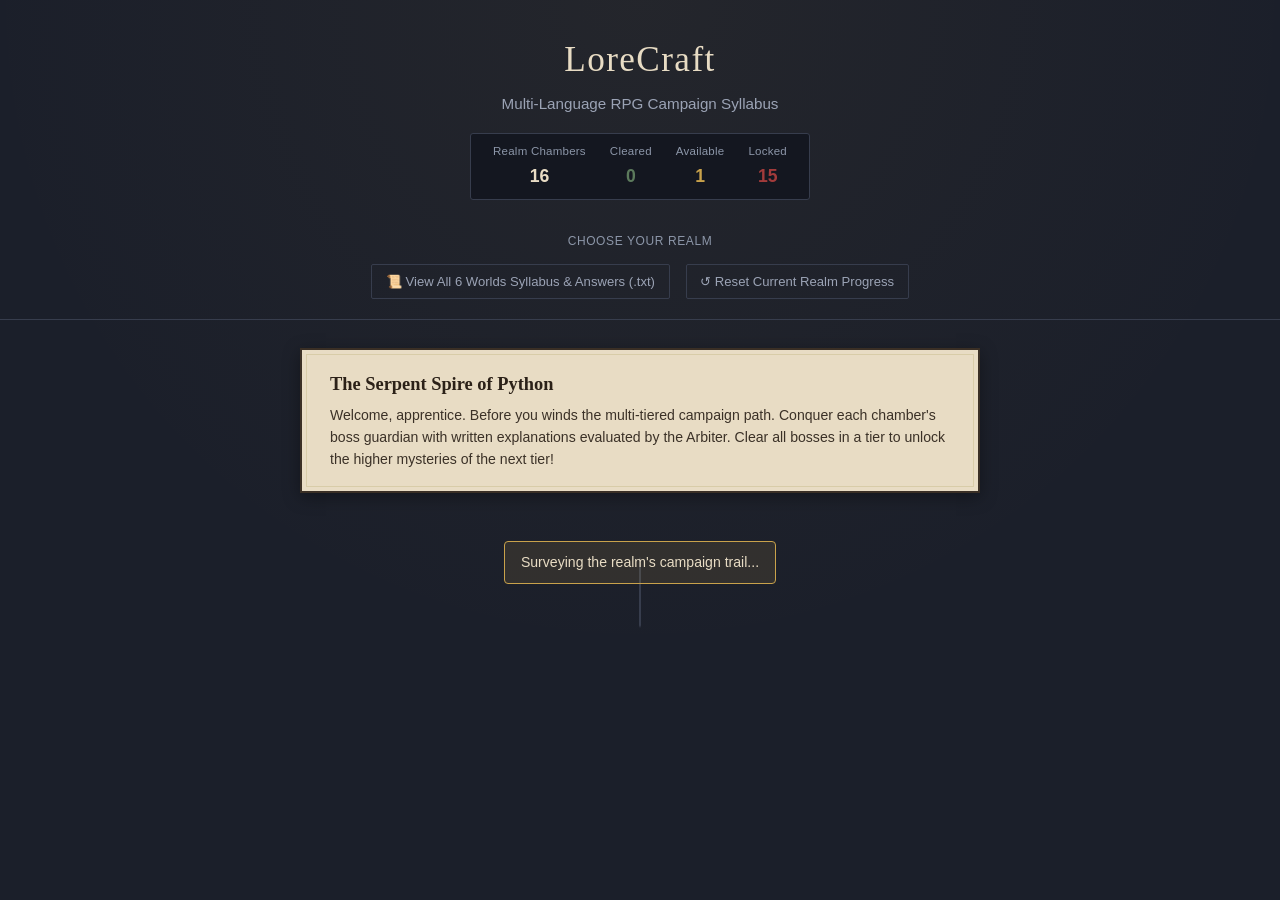
<file: index.html>
<!DOCTYPE html>
<html lang="en">
<head>
  <meta charset="UTF-8">
  <meta http-equiv="refresh" content="0; url=views/index.html">
  <title>Redirecting to LoreCraft Campaign Map...</title>
  <style>
    body {
      background-color: #1B1F2A;
      color: #E8DCC4;
      font-family: Georgia, serif;
      display: flex;
      align-items: center;
      justify-content: center;
      height: 100vh;
      margin: 0;
      text-align: center;
    }
    a {
      color: #C9A24B;
      text-decoration: none;
    }
  </style>
</head>
<body>
  <div>
    <h2>Entering the Realm of LoreCraft...</h2>
    <p>If not automatically transported, <a href="views/index.html">click here to enter the Campaign Map</a>.</p>
  </div>
</body>
</html>
</file>
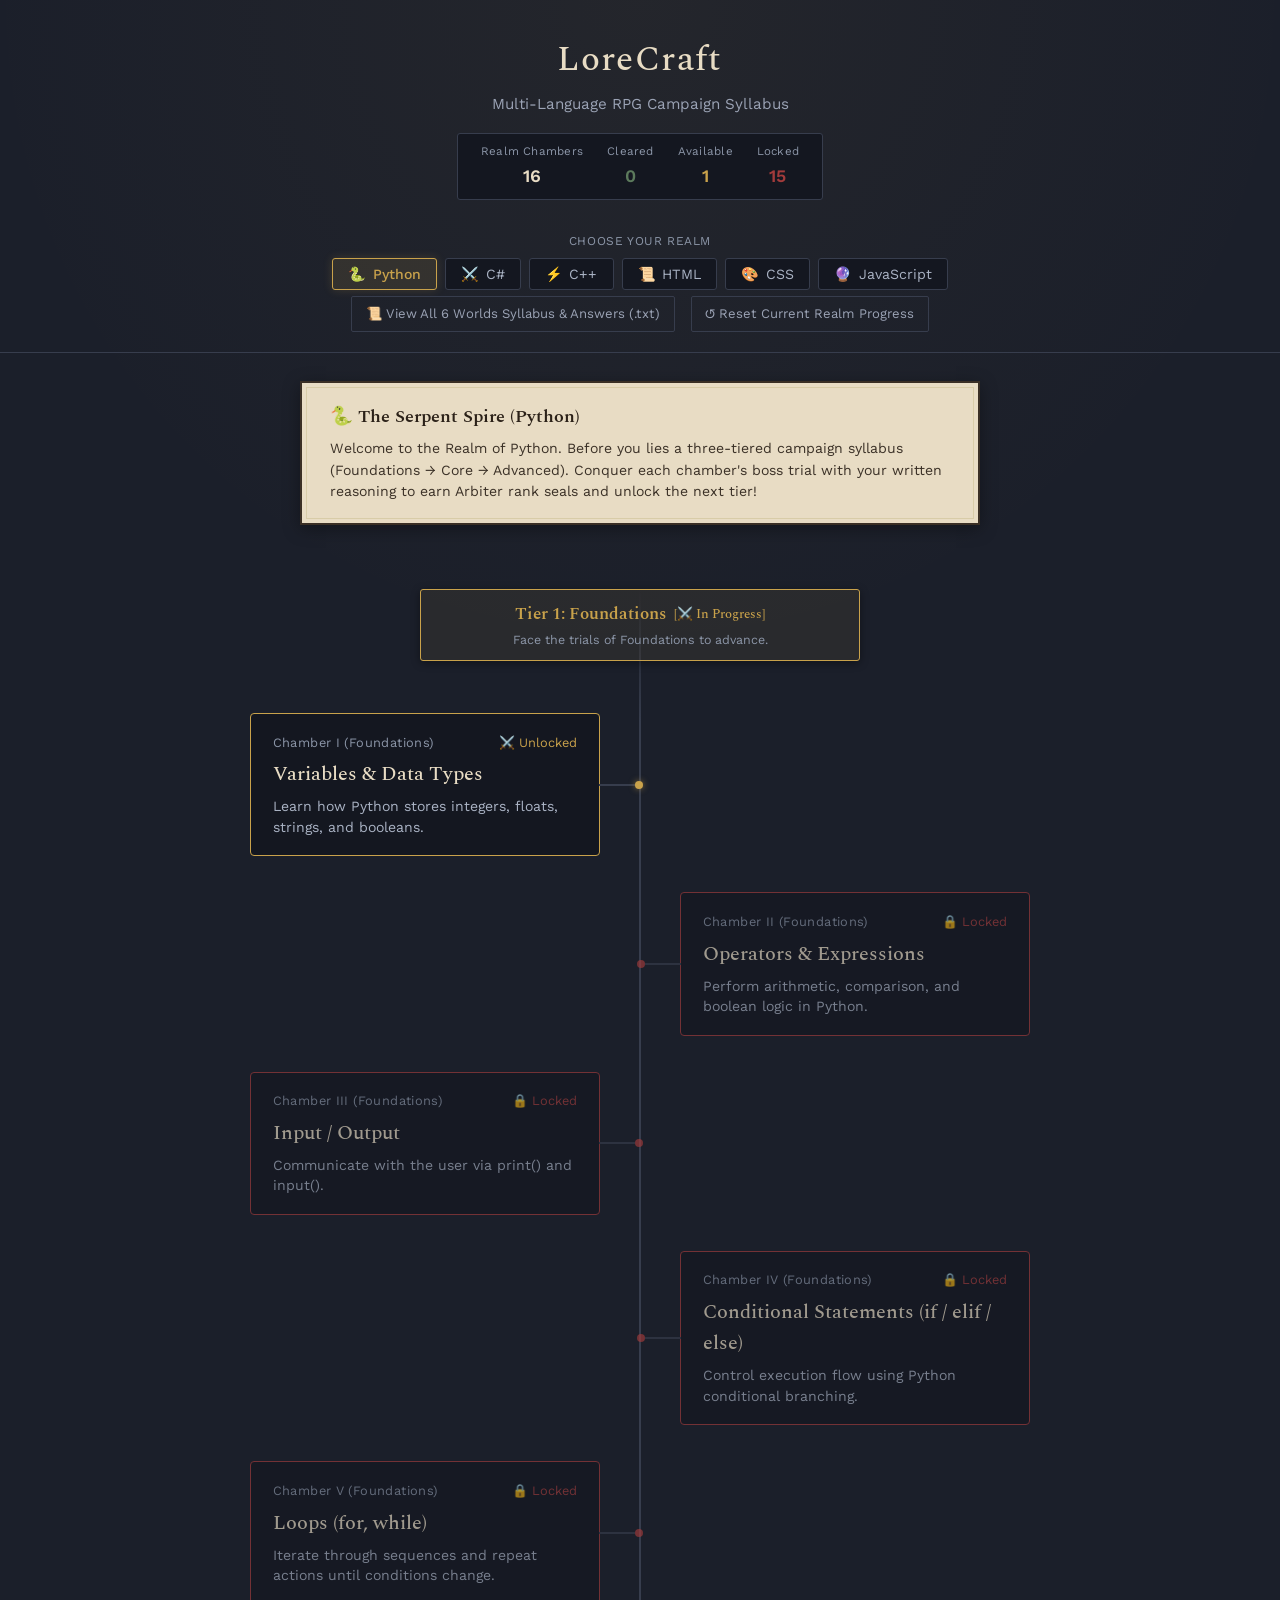
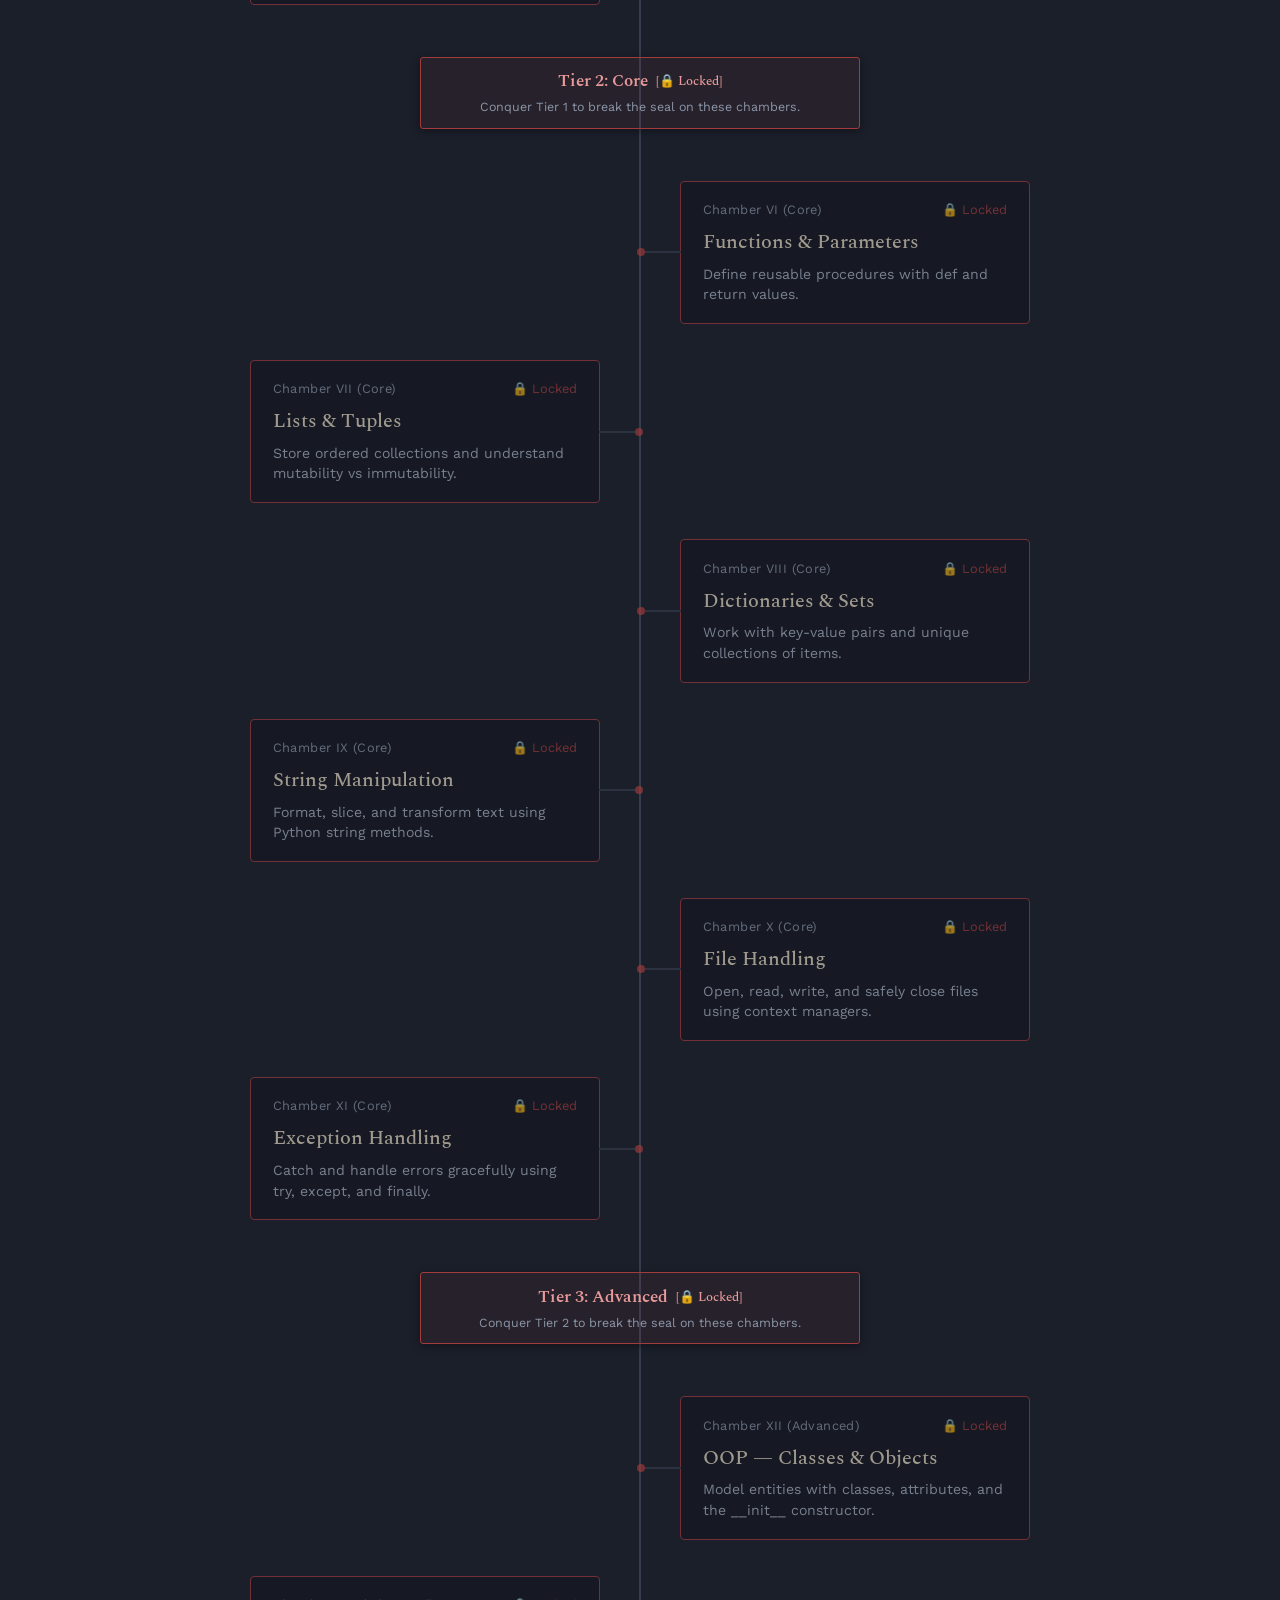
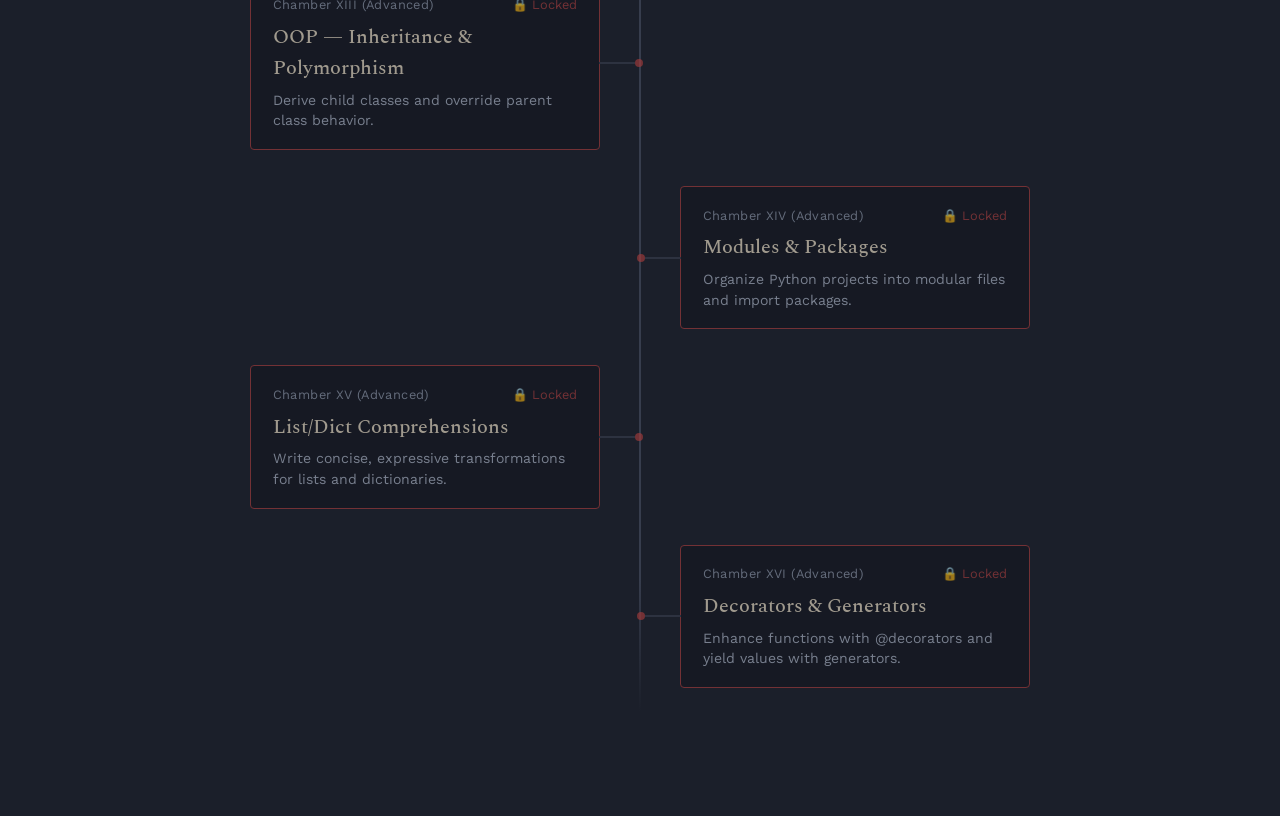
<file: views/index.html>
<!DOCTYPE html>
<html lang="en">
<head>
  <meta charset="UTF-8">
  <meta name="viewport" content="width=device-width, initial-scale=1.0">
  <meta name="description" content="LoreCraft — A multi-language fantasy RPG campaign syllabus turning programming languages into tiered dungeon trials evaluated by AI.">
  <title>LoreCraft — Multi-Language Campaign Map</title>

  <!-- Typography: Spectral (headings/titles) and Work Sans (body/labels) -->
  <link rel="preconnect" href="https://fonts.googleapis.com">
  <link rel="preconnect" href="https://fonts.gstatic.com" crossorigin>
  <link href="https://fonts.googleapis.com/css2?family=Spectral:ital,wght@0,400;0,500;0,600;1,400&family=Work+Sans:wght@400;500;600&display=swap" rel="stylesheet">

  <!-- Core Stylesheet -->
  <link rel="stylesheet" href="../css/style.css">
</head>
<body>

  <!-- Map Header & Campaign Dashboard -->
  <header class="site-header">
    <h1 class="site-title">LoreCraft</h1>
    <p class="site-subtitle" id="site-subtitle">Multi-Language RPG Campaign Syllabus</p>

    <!-- Campaign HUD: Stats at a glance for current realm -->
    <div class="campaign-hud" id="campaign-hud" aria-label="Campaign Overview">
      <div class="hud-stat">
        <span class="hud-label">Realm Chambers</span>
        <span class="hud-value" id="stat-total">16</span>
      </div>
      <div class="hud-stat">
        <span class="hud-label">Cleared</span>
        <span class="hud-value hud-cleared" id="stat-cleared">0</span>
      </div>
      <div class="hud-stat">
        <span class="hud-label">Available</span>
        <span class="hud-value hud-unlocked" id="stat-unlocked">1</span>
      </div>
      <div class="hud-stat">
        <span class="hud-label">Locked</span>
        <span class="hud-value hud-locked" id="stat-locked">15</span>
      </div>
    </div>

    <!-- Realm / World Selector Tabs (Python, C#, C++, HTML, CSS, JavaScript) -->
    <div class="world-selector-container">
      <p class="world-selector-label">CHOOSE YOUR REALM</p>
      <nav class="world-selector" id="world-selector" aria-label="Select Campaign Realm"></nav>
    </div>

    <!-- Auxiliary study & reset actions -->
    <div class="header-actions">
      <a href="../questions_and_answers.txt" target="_blank" class="btn-text-action" id="btn-study-guide">
        📜 View All 6 Worlds Syllabus & Answers (.txt)
      </a>
      <button type="button" class="btn-text-action" id="btn-reset-progress">
        ↺ Reset Current Realm Progress
      </button>
    </div>
  </header>

  <!-- Campaign Canvas Wrapper -->
  <main class="map-layout-container">
    <!-- Status / Alert Container (dynamic notices e.g. offline/demo mode or errors) -->
    <div id="status-container" aria-live="polite"></div>

    <!-- Parchment Intro Scroll: Updates dynamically with active realm details -->
    <section class="parchment-intro" aria-label="Introduction to Active Realm">
      <h2 class="intro-heading" id="world-intro-title">The Serpent Spire of Python</h2>
      <p class="intro-text" id="world-intro-text">
        Welcome, apprentice. Before you winds the multi-tiered campaign path.
        Conquer each chamber's boss guardian with written explanations evaluated by the Arbiter.
        Clear all bosses in a tier to unlock the higher mysteries of the next tier!
      </p>
    </section>

    <!-- Trail Section: Scoped specifically to the winding path and nodes -->
    <section class="trail-wrapper" aria-label="Campaign Trail Map">
      <!-- Connecting central trail line -->
      <div class="trail-path-line" aria-hidden="true"></div>

      <!-- Winding trail nodes and Tier Dividers rendered dynamically by js/main.js -->
      <div id="trail-nodes" class="trail-nodes" role="feed" aria-label="Campaign path chambers">
        <!-- Loading placeholder while topics are retrieved -->
        <div class="status-banner banner-notice" id="loading-indicator">
          Surveying the realm's campaign trail...
        </div>
      </div>
    </section>
  </main>

  <!-- Main Controller Script (Vanilla ES Module) -->
  <script type="module" src="../js/main.js"></script>
</body>
</html>
</file>
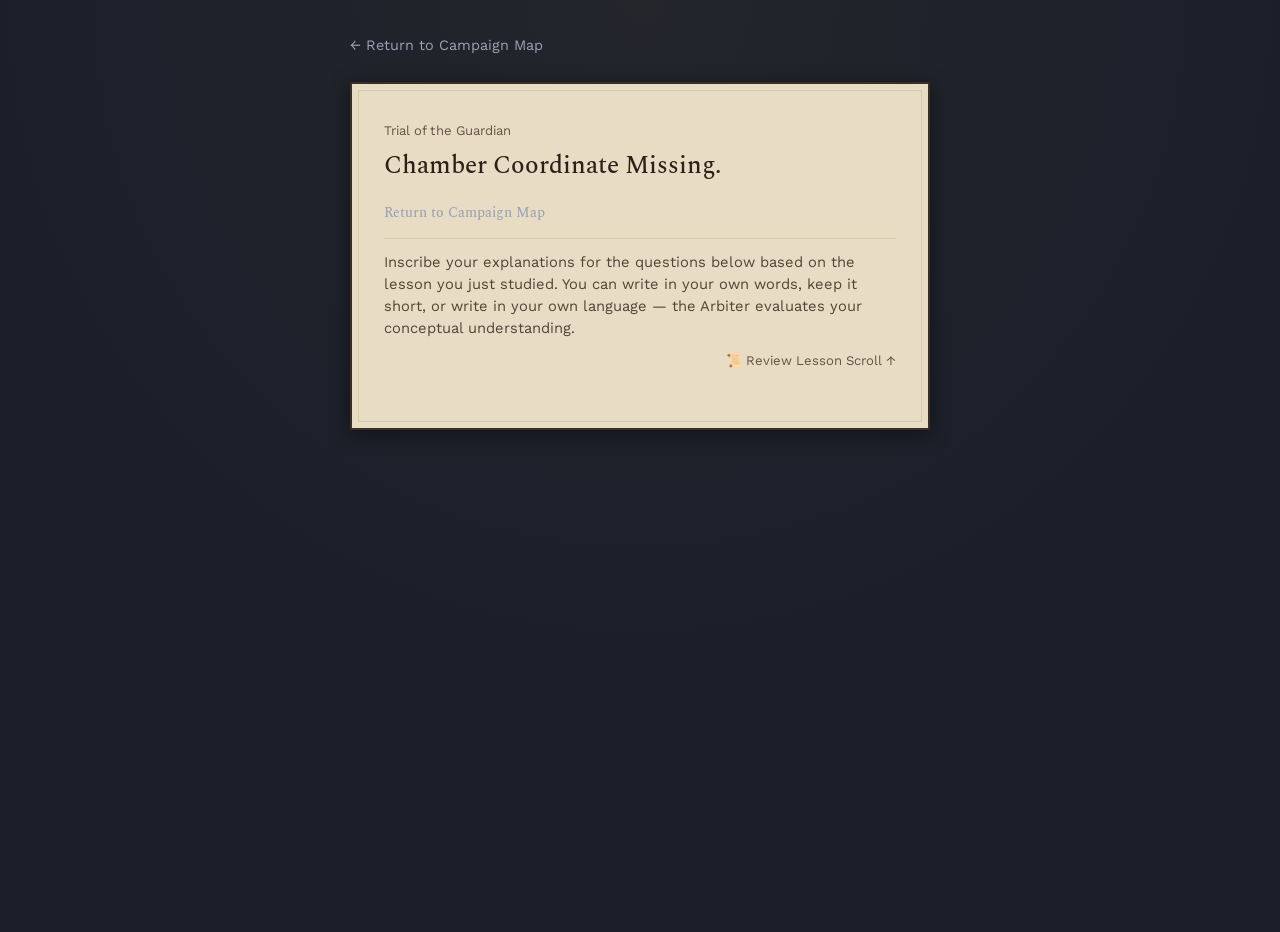
<file: views/combat.html>
<!DOCTYPE html>
<html lang="en">
<head>
  <meta charset="UTF-8">
  <meta name="viewport" content="width=device-width, initial-scale=1.0">
  <meta name="description" content="LoreCraft — Interactive Chamber Lesson and Multi-Question Boss Trial evaluated by AI.">
  <title>LoreCraft — Chamber Trial</title>

  <!-- Typography: Spectral (headings/questions) and Work Sans (body/buttons/verdict) -->
  <link rel="preconnect" href="https://fonts.googleapis.com">
  <link rel="preconnect" href="https://fonts.gstatic.com" crossorigin>
  <link href="https://fonts.googleapis.com/css2?family=Spectral:ital,wght@0,400;0,500;0,600;1,400&family=Work+Sans:wght@400;500;600&display=swap" rel="stylesheet">

  <!-- Core Stylesheet -->
  <link rel="stylesheet" href="../css/style.css">
</head>
<body>

  <main class="combat-container">
    <!-- Breadcrumb return navigation to the campaign map -->
    <nav class="navigation-bar" aria-label="Breadcrumb">
      <a href="index.html" class="back-link">
        ← Return to Campaign Map
      </a>
    </nav>

    <!-- PHASE 1: SCROLL OF KNOWLEDGE (TEACHING PHASE) -->
    <section class="lesson-panel" id="lesson-panel" aria-labelledby="lesson-topic-title">
      <div class="lesson-badge-header">
        <span class="lesson-tag">📜 SCROLL OF KNOWLEDGE</span>
        <span class="lesson-realm-badge" id="lesson-realm-badge">Chamber Lesson</span>
      </div>

      <h1 class="lesson-topic-title" id="lesson-topic-title">Summoning Ancient Lore...</h1>
      <div class="lesson-summary" id="lesson-summary">Unrolling the manuscript...</div>

      <div class="lesson-keypoints-box">
        <h3 class="keypoints-title">Core Principles & Rules:</h3>
        <ul class="lesson-keypoints-list" id="lesson-keypoints-list"></ul>
      </div>

      <div class="lesson-code-box" id="lesson-code-container">
        <div class="code-box-header">Runic Code Demonstration</div>
        <pre class="lesson-code" id="lesson-code"></pre>
      </div>

      <div class="lesson-action-footer">
        <a href="#trial-section" id="btn-begin-trial" class="btn-begin-trial">
          Commence Guardian's Trial ↓
        </a>
      </div>
    </section>

    <!-- PHASE 2: GUARDIAN'S TRIAL (2-3 QUESTIONS) -->
    <section class="parchment-scroll" id="trial-section" aria-labelledby="combat-topic-title">
      <div class="trial-intro-header">
        <p class="combat-chamber-label" id="chamber-label">Trial of the Guardian</p>
        <h2 class="combat-topic-title" id="combat-topic-title">Guardian's Trial Questions</h2>
        <p class="trial-instructions">
          Inscribe your explanations for the questions below based on the lesson you just studied.
          You can write in your own words, keep it short, or write in your own language — the Arbiter evaluates your conceptual understanding.
        </p>
        <div class="trial-aux-bar">
          <a href="#lesson-panel" class="btn-review-lesson">📜 Review Lesson Scroll ↑</a>
        </div>
      </div>

      <!-- Combat answer submission form for multi-question trials -->
      <form class="combat-form" id="combat-form" novalidate>
        <!-- 2 or 3 question cards rendered dynamically by js/combat.js -->
        <div id="questions-container" class="questions-container">
          <div class="status-banner banner-notice">Preparing trial questions...</div>
        </div>

        <!-- Inline error message for validation failures -->
        <p id="answer-validation-error" class="combat-error-message" role="alert"></p>

        <!-- Submit button -->
        <button type="submit" id="btn-submit-answer" class="btn-combat-submit">
          Submit Answers to Arbiter
        </button>
      </form>

      <!-- Inline Wax Stamp Seal Badge & Verdict (revealed calm after submit) -->
      <div id="grade-container" class="grade-result-container" aria-live="polite" hidden>
        <div class="grade-header-row">
          <div id="seal-badge" class="seal-badge" aria-label="Arbiter Grade Badge"></div>
          <div class="grade-summary-text">
            <h3 class="grade-verdict-title">Arbiter's Decree</h3>
            <p id="grade-verdict" class="grade-verdict"></p>
          </div>
        </div>

        <!-- Arbiter's Counsel: Per-Question Ratings, Suggestions & Corrections -->
        <div id="arbiter-counsel-box" class="arbiter-counsel-box">
          <div class="counsel-header">
            <span class="counsel-icon">⚖️</span>
            <h4 class="counsel-title">Arbiter's Ratings, Suggestions & Corrections</h4>
          </div>
          <p class="counsel-subtitle">The Arbiter has reviewed your trial inscriptions below:</p>
          <div id="feedback-cards-container" class="feedback-cards-container"></div>
        </div>

        <div class="combat-action-footer">
          <a href="index.html" class="btn-return-map">
            Return to Campaign Map
          </a>
        </div>
      </div>
    </section>
  </main>

  <!-- Combat Controller Script (Vanilla ES Module) -->
  <script type="module" src="../js/combat.js"></script>
</body>
</html>
</file>
<file: css/style.css>
/**
 * File: css/style.css
 * Responsibility: Complete styling for LoreCraft campaign map and combat arena.
 * Adheres strictly to the atlas-like dungeon aesthetic, typography rules,
 * and design tokens. No generic SaaS cards, gradient washes, or ALL-CAPS labels.
 */

/* ==========================================================================
   1. DESIGN TOKENS & CSS VARIABLES
   ========================================================================== */
:root {
  /* Core palette specified in project requirements */
  --bg-dungeon: #1B1F2A;        /* Deep indigo-slate: unexplored map background */
  --panel-parchment: #E8DCC4;   /* Aged parchment: content panels and scrolls */
  --ink: #2B2118;               /* Deep iron gall ink for text on parchment */
  --text-light: #E8DCC4;        /* Light parchment text for dark dungeon backgrounds */
  --accent-gold: #C9A24B;       /* Unlocked nodes, primary buttons, active states */
  --accent-ember: #A23B3B;      /* Locked nodes, failing grades, errors */
  --accent-moss: #5C7A5C;       /* Passing grade, completed nodes, success states */

  /* Structural accents */
  --bg-dungeon-card: #141720;
  --trail-line: #373D4D;
  --parchment-border: #3A2F25;
  --parchment-subtle: #D8CCA8;

  /* Typography */
  --font-heading: 'Spectral', Georgia, 'Times New Roman', serif;
  --font-body: 'Work Sans', -apple-system, BlinkMacSystemFont, 'Segoe UI', sans-serif;
}

/* ==========================================================================
   2. RESET & GLOBAL BASE STYLES
   ========================================================================== */
* {
  box-sizing: border-box;
  margin: 0;
  padding: 0;
}

body {
  background-color: var(--bg-dungeon);
  color: var(--text-light);
  font-family: var(--font-body);
  font-size: 16px;
  line-height: 1.6;
  min-height: 100vh;
  position: relative;
  /* Subtle parchment grain overlay on the dark dungeon canvas */
  background-image: radial-gradient(circle at 50% 0%, rgba(201, 162, 75, 0.05) 0%, transparent 60%);
  background-attachment: fixed;
}

/* Accessible focus styling */
:focus-visible {
  outline: 2px solid var(--accent-gold);
  outline-offset: 3px;
}

/* ==========================================================================
   3. HEADER & BANNER
   ========================================================================== */
.site-header {
  padding: 2rem 1.5rem 1.25rem;
  text-align: center;
  border-bottom: 1px solid var(--trail-line);
}

.site-title {
  font-family: var(--font-heading);
  font-size: 2.2rem;
  font-weight: 500;
  color: var(--text-light);
  letter-spacing: 0.04em;
  margin-bottom: 0.25rem;
}

.site-subtitle {
  font-size: 0.95rem;
  color: #9BA3B5;
  font-weight: 400;
  margin-bottom: 1rem;
}

/* Campaign HUD stats */
.campaign-hud {
  display: inline-flex;
  gap: 1.5rem;
  background-color: var(--bg-dungeon-card);
  padding: 0.5rem 1.4rem;
  border: 1px solid var(--trail-line);
  border-radius: 3px;
  margin-bottom: 0.75rem;
}

.hud-stat {
  display: flex;
  flex-direction: column;
  align-items: center;
  gap: 0.15rem;
}

.hud-label {
  font-size: 0.72rem;
  color: #8C96A8;
  letter-spacing: 0.02em;
}

.hud-value {
  font-size: 1.1rem;
  font-weight: 600;
  color: var(--text-light);
}

.hud-value.hud-cleared {
  color: var(--accent-moss);
}

.hud-value.hud-unlocked {
  color: var(--accent-gold);
}

.hud-value.hud-locked {
  color: var(--accent-ember);
}

/* Header auxiliary actions */
.header-actions {
  display: flex;
  justify-content: center;
  gap: 1rem;
  margin-top: 0.35rem;
  flex-wrap: wrap;
}

.btn-text-action {
  background: transparent;
  color: #9BA3B5;
  border: 1px solid var(--trail-line);
  padding: 0.4rem 0.85rem;
  font-family: var(--font-body);
  font-size: 0.82rem;
  text-decoration: none;
  border-radius: 2px;
  cursor: pointer;
  transition: color 0.15s ease, border-color 0.15s ease;
}

.btn-text-action:hover {
  color: var(--accent-gold);
  border-color: var(--accent-gold);
}

/* ==========================================================================
   3B. WORLD / REALM SELECTOR
   ========================================================================== */
.world-selector-container {
  margin: 1.25rem auto 0;
  max-width: 780px;
}

.world-selector-label {
  font-size: 0.75rem;
  color: #8C96A8;
  letter-spacing: 0.05em;
  margin-bottom: 0.45rem;
  text-align: center;
}

.world-selector {
  display: flex;
  justify-content: center;
  gap: 0.5rem;
  flex-wrap: wrap;
}

.world-tab {
  background-color: var(--bg-dungeon-card);
  color: #AAB3C4;
  border: 1px solid var(--trail-line);
  padding: 0.45rem 0.95rem;
  font-family: var(--font-body);
  font-size: 0.88rem;
  border-radius: 3px;
  cursor: pointer;
  display: inline-flex;
  align-items: center;
  gap: 0.4rem;
  transition: all 0.2s ease;
}

.world-tab:hover {
  border-color: #737D94;
  color: var(--text-light);
}

.world-tab.active {
  border-color: var(--accent-gold);
  color: var(--accent-gold);
  background-color: rgba(201, 162, 75, 0.12);
  box-shadow: 0 0 10px rgba(201, 162, 75, 0.2);
  font-weight: 500;
}

/* ==========================================================================
   4. CAMPAIGN MAP TRAIL LAYOUT (views/index.html)
   ========================================================================== */
.map-layout-container {
  max-width: 840px;
  margin: 0 auto;
  padding: 1.75rem 1.25rem 5rem;
}

/* Tier Milestone Divider along the trail path */
.tier-divider {
  width: 100%;
  max-width: 440px;
  margin: 1rem auto;
  background-color: #12151D;
  border: 1px solid var(--trail-line);
  border-radius: 3px;
  padding: 0.65rem 1.25rem;
  text-align: center;
  position: relative;
  z-index: 3;
  box-shadow: 0 2px 8px rgba(0, 0, 0, 0.4);
}

.tier-divider.tier-locked {
  border-color: var(--accent-ember);
  background-color: rgba(162, 59, 59, 0.08);
}

.tier-divider.tier-active {
  border-color: var(--accent-gold);
  background-color: rgba(201, 162, 75, 0.08);
}

.tier-divider.tier-completed {
  border-color: var(--accent-moss);
  background-color: rgba(92, 122, 92, 0.08);
}

.tier-title {
  font-family: var(--font-heading);
  font-size: 1.05rem;
  font-weight: 600;
  color: var(--text-light);
  display: flex;
  align-items: center;
  justify-content: center;
  gap: 0.5rem;
  margin-bottom: 0.15rem;
}

.tier-locked .tier-title {
  color: #E89A9A;
}

.tier-active .tier-title {
  color: var(--accent-gold);
}

.tier-completed .tier-title {
  color: #A2CCA2;
}

.tier-subtitle {
  font-size: 0.78rem;
  color: #8C96A8;
}

/* Status / Alert banner */
.status-banner {
  max-width: 680px;
  margin: 0 auto 1.25rem;
  padding: 0.65rem 1rem;
  border-radius: 4px;
  font-size: 0.88rem;
  text-align: center;
  line-height: 1.45;
}

.status-banner.banner-notice {
  background-color: rgba(201, 162, 75, 0.12);
  border: 1px solid var(--accent-gold);
  color: var(--text-light);
}

.status-banner.banner-error {
  background-color: rgba(162, 59, 59, 0.15);
  border: 1px solid var(--accent-ember);
  color: #F0A5A5;
}

/* Parchment intro scroll cleanly separated from the trail path */
.parchment-intro {
  max-width: 680px;
  margin: 0 auto 2.5rem;
  background-color: var(--panel-parchment);
  color: var(--ink);
  padding: 1.25rem 1.75rem;
  border: 2px solid var(--parchment-border);
  box-shadow: 0 4px 16px rgba(0, 0, 0, 0.35);
  position: relative;
  text-align: left;
}

.parchment-intro::before {
  content: "";
  position: absolute;
  top: 4px;
  bottom: 4px;
  left: 4px;
  right: 4px;
  border: 1px solid var(--parchment-subtle);
  pointer-events: none;
}

.intro-heading {
  font-family: var(--font-heading);
  font-size: 1.15rem;
  margin-bottom: 0.35rem;
  color: var(--ink);
  font-weight: 600;
}

.intro-text {
  font-size: 0.88rem;
  line-height: 1.55;
  color: #3B3127;
}

/* Trail Section: Scoped specifically to the winding path and nodes */
.trail-wrapper {
  position: relative;
  max-width: 780px;
  margin: 0 auto;
  padding: 0.5rem 0 3rem;
}

/* The vertical path spine down the center */
.trail-path-line {
  position: absolute;
  top: 1.5rem;
  bottom: 1.5rem;
  left: 50%;
  width: 2px;
  background: linear-gradient(
    to bottom,
    transparent 0%,
    var(--trail-line) 4%,
    var(--trail-line) 96%,
    transparent 100%
  );
  transform: translateX(-50%);
  z-index: 1;
}

/* Node container along the path */
.trail-nodes {
  display: flex;
  flex-direction: column;
  gap: 2.25rem;
  position: relative;
  z-index: 2;
}

/* Single topic node on the map: precisely 2.5rem from center line */
.map-node {
  width: calc(50% - 2.5rem);
  position: relative;
  background-color: var(--bg-dungeon-card);
  padding: 1.15rem 1.35rem;
  border-radius: 4px;
  transition: border-color 0.2s ease, box-shadow 0.2s ease;
  text-decoration: none;
  display: block;
}

/* Alternating left and right placement */
.map-node.node-left {
  align-self: flex-start;
  margin-right: auto;
}

.map-node.node-right {
  align-self: flex-end;
  margin-left: auto;
}

/* Horizontal branch connector meeting the exact center line */
.map-node::after {
  content: "";
  position: absolute;
  top: 50%;
  height: 2px;
  width: 2.5rem;
  background-color: var(--trail-line);
  transform: translateY(-50%);
}

.map-node.node-left::after {
  right: -2.5rem;
}

.map-node.node-right::after {
  left: -2.5rem;
}

/* Waypoint circular rune on the center spine where the branch connects */
.map-node::before {
  content: "";
  position: absolute;
  top: 50%;
  width: 8px;
  height: 8px;
  border-radius: 50%;
  background-color: var(--trail-line);
  z-index: 3;
  transition: background-color 0.2s ease, box-shadow 0.2s ease;
}

.map-node.node-left::before {
  right: calc(-2.5rem - 4px);
  transform: translateY(-50%);
}

.map-node.node-right::before {
  left: calc(-2.5rem - 4px);
  transform: translateY(-50%);
}

/* Waypoint rune glows matching node status */
.map-node.node-unlocked::before {
  background-color: var(--accent-gold);
  box-shadow: 0 0 6px rgba(201, 162, 75, 0.6);
}

.map-node.node-completed::before {
  background-color: var(--accent-moss);
  box-shadow: 0 0 6px rgba(92, 122, 92, 0.6);
}

.map-node.node-locked::before {
  background-color: var(--accent-ember);
}

/* Node state: LOCKED */
.map-node.node-locked {
  border: 1px solid var(--accent-ember);
  opacity: 0.65;
  cursor: not-allowed;
}

.map-node.node-locked:hover {
  box-shadow: none;
}

/* Node state: UNLOCKED */
.map-node.node-unlocked {
  border: 1px solid var(--accent-gold);
  cursor: pointer;
}

.map-node.node-unlocked:hover {
  border-color: #E2BC63;
  box-shadow: 0 0 14px rgba(201, 162, 75, 0.25);
}

/* Node state: COMPLETED */
.map-node.node-completed {
  border: 1px solid var(--accent-moss);
  cursor: pointer;
}

.map-node.node-completed:hover {
  border-color: #799F79;
  box-shadow: 0 0 14px rgba(92, 122, 92, 0.25);
}

/* Node header with status indicator and chapter sequence */
.node-meta {
  display: flex;
  align-items: center;
  justify-content: space-between;
  margin-bottom: 0.4rem;
  font-size: 0.8rem;
}

.node-sequence {
  color: #8C96A8;
  letter-spacing: 0.03em;
}

.node-status-badge {
  display: inline-flex;
  align-items: center;
  gap: 0.35rem;
  font-size: 0.8rem;
}

.node-locked .node-status-badge {
  color: var(--accent-ember);
}

.node-unlocked .node-status-badge {
  color: var(--accent-gold);
}

.node-completed .node-status-badge {
  color: var(--accent-moss);
}

/* Node typography */
.node-title {
  font-family: var(--font-heading);
  font-size: 1.22rem;
  color: var(--text-light);
  font-weight: 500;
  margin-bottom: 0.35rem;
}

.node-description {
  font-size: 0.88rem;
  color: #AAB3C4;
  line-height: 1.45;
}

/* ==========================================================================
   5. COMBAT ARENA SCREEN (views/combat.html)
   ========================================================================== */
.combat-container {
  max-width: 620px;
  margin: 2rem auto 5rem;
  padding: 0 1.25rem;
}

.navigation-bar {
  margin-bottom: 1.5rem;
}

.back-link {
  color: #9BA3B5;
  text-decoration: none;
  font-size: 0.9rem;
  display: inline-flex;
  align-items: center;
  transition: color 0.15s ease;
}

.back-link:hover {
  color: var(--accent-gold);
}

/* Centered aged parchment scroll panel */
.parchment-scroll,
.lesson-panel {
  background-color: var(--panel-parchment);
  color: var(--ink);
  padding: 2.25rem 2rem;
  border: 2px solid var(--parchment-border);
  box-shadow: 0 4px 20px rgba(0, 0, 0, 0.45);
  position: relative;
  border-radius: 2px;
}

.lesson-panel {
  margin-bottom: 2.5rem;
}

/* Inset border ring for manuscript feel */
.parchment-scroll::before,
.lesson-panel::before {
  content: "";
  position: absolute;
  top: 6px;
  bottom: 6px;
  left: 6px;
  right: 6px;
  border: 1px solid var(--parchment-subtle);
  pointer-events: none;
}

/* Lesson Header & Badges */
.lesson-badge-header {
  display: flex;
  align-items: center;
  justify-content: space-between;
  margin-bottom: 0.5rem;
}

.lesson-tag {
  font-size: 0.78rem;
  font-weight: 600;
  color: #635345;
  letter-spacing: 0.05em;
}

.lesson-realm-badge {
  font-size: 0.78rem;
  color: #2B2118;
  background-color: #D8CCA8;
  padding: 0.2rem 0.55rem;
  border-radius: 2px;
}

.lesson-topic-title {
  font-family: var(--font-heading);
  font-size: 1.8rem;
  font-weight: 500;
  color: var(--ink);
  margin-bottom: 0.85rem;
  padding-bottom: 0.5rem;
  border-bottom: 1px solid var(--parchment-subtle);
}

.lesson-summary {
  margin-bottom: 1.35rem;
}

.lesson-paragraph {
  font-size: 0.98rem;
  line-height: 1.68;
  color: #2F241A;
  margin-bottom: 0.75rem;
}

.lesson-paragraph:last-child {
  margin-bottom: 0;
}

/* Key Principles Box */
.lesson-keypoints-box {
  background-color: #FAF4E8;
  border: 1px solid #D8CCA8;
  padding: 1.1rem 1.35rem;
  border-radius: 2px;
  margin-bottom: 1.35rem;
}

.keypoints-title {
  font-family: var(--font-heading);
  font-size: 1.1rem;
  font-weight: 600;
  color: var(--ink);
  margin-bottom: 0.6rem;
}

.lesson-keypoints-list {
  padding-left: 1.25rem;
  display: flex;
  flex-direction: column;
  gap: 0.5rem;
  font-size: 0.92rem;
  line-height: 1.5;
  color: #3B3127;
}

.lesson-keypoints-list strong {
  color: #1F1710;
  font-weight: 600;
  margin-right: 0.25rem;
}

/* Code Demonstration Box */
.lesson-code-box {
  background-color: #151821;
  color: #E8DCC4;
  border: 1px solid var(--trail-line);
  border-radius: 3px;
  overflow: hidden;
  margin-bottom: 1.5rem;
}

.code-box-header {
  background-color: #10121A;
  padding: 0.35rem 0.85rem;
  font-size: 0.72rem;
  color: #8C96A8;
  letter-spacing: 0.04em;
  border-bottom: 1px solid var(--trail-line);
}

.lesson-code {
  padding: 0.85rem 1rem;
  font-family: 'Courier New', Courier, monospace;
  font-size: 0.88rem;
  line-height: 1.5;
  overflow-x: auto;
  white-space: pre;
}

.lesson-action-footer {
  text-align: center;
  margin-top: 1rem;
}

.btn-begin-trial {
  display: inline-block;
  background-color: var(--accent-gold);
  color: #1B1F2A;
  font-weight: 600;
  text-decoration: none;
  padding: 0.75rem 1.6rem;
  border-radius: 2px;
  font-size: 0.95rem;
  transition: background-color 0.15s ease;
}

.btn-begin-trial:hover {
  background-color: #D6AF55;
}

/* Trial Instructions & Review Button */
.trial-instructions {
  font-size: 0.92rem;
  color: #524436;
  line-height: 1.5;
  margin-bottom: 0.5rem;
}

.trial-aux-bar {
  margin-bottom: 1.25rem;
  text-align: right;
}

.btn-review-lesson {
  font-size: 0.82rem;
  color: #635345;
  text-decoration: none;
  display: inline-block;
  transition: color 0.15s ease;
}

.btn-review-lesson:hover {
  color: #1B1F2A;
}

/* Multi-Question Cards Container */
.questions-container {
  display: flex;
  flex-direction: column;
  gap: 1.5rem;
  margin-bottom: 0.5rem;
}

.question-card {
  background-color: #FAF4E8;
  border: 1px solid #D8CCA8;
  border-radius: 3px;
  padding: 1.15rem 1.25rem;
}

.question-card-header {
  margin-bottom: 0.4rem;
}

.question-number-badge {
  font-size: 0.78rem;
  font-weight: 600;
  color: #8C7338;
  letter-spacing: 0.03em;
}

.question-prompt-text {
  font-family: var(--font-heading);
  font-size: 1.12rem;
  line-height: 1.45;
  color: var(--ink);
  margin-bottom: 0.85rem;
}

/* Chamber context & boss name */
.combat-chamber-label {
  font-size: 0.82rem;
  color: #635345;
  margin-bottom: 0.35rem;
}

.combat-topic-title {
  font-family: var(--font-heading);
  font-size: 1.55rem;
  font-weight: 500;
  color: var(--ink);
  margin-bottom: 0.75rem;
  padding-bottom: 0.5rem;
  border-bottom: 1px solid var(--parchment-subtle);
}

/* Answer form */
.combat-form {
  display: flex;
  flex-direction: column;
  gap: 1.25rem;
}

.combat-label {
  font-size: 0.85rem;
  font-weight: 500;
  color: #4A3E33;
  margin-bottom: 0.35rem;
  display: block;
}

.combat-textarea {
  width: 100%;
  min-height: 100px;
  padding: 0.85rem;
  background-color: #FAF4E8;
  color: var(--ink);
  font-family: var(--font-body);
  font-size: 0.98rem;
  line-height: 1.6;
  border: 1px solid #736353;
  border-radius: 2px;
  resize: vertical;
}

.combat-textarea:focus {
  outline: 2px solid #2B2118;
  outline-offset: 1px;
}

.combat-textarea:disabled {
  opacity: 0.7;
  background-color: #E2D6BE;
  cursor: not-allowed;
}

/* Submit button */
.btn-combat-submit {
  background-color: var(--accent-gold);
  color: #1B1F2A;
  font-family: var(--font-body);
  font-size: 1rem;
  font-weight: 600;
  padding: 0.85rem 1.75rem;
  border: none;
  border-radius: 2px;
  cursor: pointer;
  align-self: flex-start;
  transition: background-color 0.15s ease;
}

.btn-combat-submit:hover:not(:disabled) {
  background-color: #D6AF55;
}

.btn-combat-submit:disabled {
  background-color: #9A8352;
  opacity: 0.7;
  cursor: wait;
}

.combat-error-message {
  color: var(--accent-ember);
  font-size: 0.88rem;
  margin-top: 0.25rem;
  display: none;
}

.combat-error-message.visible {
  display: block;
}

/* ==========================================================================
   6. WAX STAMP SEAL RESULT BADGE
   ========================================================================== */
.grade-result-container {
  margin-top: 2rem;
  padding-top: 1.5rem;
  border-top: 1px solid var(--parchment-subtle);
  text-align: center;
  /* Calm reveal transition */
  opacity: 0;
  transform: translateY(6px);
  transition: opacity 0.4s ease, transform 0.4s ease;
}

.grade-result-container.revealed {
  opacity: 1;
  transform: translateY(0);
}

/* Wax seal badge shape */
.seal-badge {
  display: inline-flex;
  align-items: center;
  justify-content: center;
  width: 74px;
  height: 74px;
  border-radius: 50%;
  font-family: var(--font-heading);
  font-size: 2.2rem;
  font-weight: 600;
  line-height: 1;
  margin-bottom: 0.75rem;
  position: relative;
  background-color: #FAF4E8;
}

/* Circular ring styling for wax seal impression */
.seal-badge::before {
  content: "";
  position: absolute;
  top: 4px;
  bottom: 4px;
  left: 4px;
  right: 4px;
  border-radius: 50%;
  border: 1px dashed currentColor;
}

/* Grade colors (S/A/B/C -> gold/moss, D -> ember) */
.seal-grade-s,
.seal-grade-a {
  color: var(--accent-gold);
  border: 2px solid var(--accent-gold);
  background-color: rgba(201, 162, 75, 0.12);
}

.seal-grade-b,
.seal-grade-c {
  color: var(--accent-moss);
  border: 2px solid var(--accent-moss);
  background-color: rgba(92, 122, 92, 0.12);
}

.seal-grade-d {
  color: var(--accent-ember);
  border: 2px solid var(--accent-ember);
  background-color: rgba(162, 59, 59, 0.12);
}

.grade-header-row {
  display: flex;
  align-items: center;
  justify-content: center;
  gap: 1.5rem;
  margin-bottom: 1.25rem;
  text-align: left;
}

.grade-summary-text {
  max-width: 480px;
}

.grade-verdict-title {
  font-family: var(--font-heading);
  font-size: 1.2rem;
  font-weight: 600;
  color: var(--ink);
  margin-bottom: 0.25rem;
}

.grade-verdict {
  font-family: var(--font-body);
  font-size: 0.96rem;
  color: #382C22;
  line-height: 1.5;
}

/* Arbiter's Counsel Sub-Panel */
.arbiter-counsel-box {
  background-color: #FAF4E8;
  border: 1px solid #D8CCA8;
  border-radius: 3px;
  padding: 1.25rem 1.4rem;
  margin: 1.5rem 0;
  text-align: left;
}

.counsel-header {
  display: flex;
  align-items: center;
  gap: 0.5rem;
  margin-bottom: 0.2rem;
}

.counsel-icon {
  font-size: 1.25rem;
}

.counsel-title {
  font-family: var(--font-heading);
  font-size: 1.15rem;
  font-weight: 600;
  color: var(--ink);
}

.counsel-subtitle {
  font-size: 0.85rem;
  color: #6B5B4D;
  margin-bottom: 1.1rem;
}

.feedback-cards-container {
  display: flex;
  flex-direction: column;
  gap: 1rem;
}

.counsel-feedback-card {
  background-color: #FFFDF9;
  border: 1px solid #E2D5BA;
  border-radius: 3px;
  padding: 1rem 1.2rem;
  box-shadow: 0 1px 4px rgba(0, 0, 0, 0.04);
}

.counsel-card-header {
  display: flex;
  align-items: center;
  justify-content: space-between;
  margin-bottom: 0.5rem;
}

.counsel-q-number {
  font-size: 0.82rem;
  font-weight: 600;
  text-transform: uppercase;
  letter-spacing: 0.05em;
  color: #7A6957;
}

.counsel-rating-badge {
  font-size: 0.78rem;
  font-weight: 600;
  padding: 0.22rem 0.65rem;
  border-radius: 2px;
  display: inline-flex;
  align-items: center;
  gap: 0.3rem;
}

.rating-badge-correct {
  background-color: #E7F3E7;
  color: #246B24;
  border: 1px solid #B4DCB4;
}

.rating-badge-partial {
  background-color: #FFF4E0;
  color: #8C5B00;
  border: 1px solid #F0D4A0;
}

.rating-badge-incorrect {
  background-color: #FDE8E8;
  color: #A23B3B;
  border: 1px solid #F6B8B8;
}

.counsel-q-prompt {
  font-size: 0.88rem;
  line-height: 1.45;
  color: #3B3025;
  margin-bottom: 0.6rem;
}

.counsel-student-answer {
  background-color: #F6F0E0;
  border-radius: 2px;
  padding: 0.45rem 0.75rem;
  font-size: 0.88rem;
  line-height: 1.45;
  margin-bottom: 0.65rem;
  color: #2B2118;
}

.counsel-field-label {
  font-weight: 600;
  color: #554435;
  margin-right: 0.35rem;
}

.counsel-suggestion-box {
  font-size: 0.88rem;
  line-height: 1.5;
  color: #3B3025;
  margin-bottom: 0.65rem;
}

.counsel-suggestion-box .counsel-field-text {
  margin-top: 0.2rem;
  color: #2B2118;
}

.counsel-correction-box {
  background-color: #FDF7EB;
  border-left: 3px solid var(--accent-gold);
  border-radius: 0 2px 2px 0;
  padding: 0.65rem 0.85rem;
  font-size: 0.88rem;
  line-height: 1.55;
}

.counsel-correction-box .counsel-field-label {
  color: #7A5310;
  display: block;
  margin-bottom: 0.2rem;
}

.counsel-correction-box .counsel-field-text {
  color: #1F170F;
}

.combat-action-footer {
  display: flex;
  justify-content: center;
  gap: 1rem;
}

.btn-return-map {
  display: inline-block;
  background-color: var(--ink);
  color: var(--panel-parchment);
  text-decoration: none;
  font-size: 0.92rem;
  padding: 0.65rem 1.4rem;
  border-radius: 2px;
  transition: opacity 0.15s ease;
}

.btn-return-map:hover {
  opacity: 0.9;
}

/* ==========================================================================
   7. RESPONSIVENESS
   ========================================================================== */
@media (max-width: 680px) {
  .map-layout-container {
    padding: 1.25rem 1rem 4rem;
  }

  .campaign-hud {
    gap: 0.85rem;
    padding: 0.5rem 1rem;
    width: 100%;
    justify-content: space-around;
  }

  .parchment-intro {
    padding: 1rem 1.25rem;
    margin-bottom: 2rem;
  }

  .trail-path-line {
    left: 1.5rem;
    transform: none;
  }

  .trail-nodes {
    gap: 1.75rem;
  }

  /* Collapse alternating trail to a single left-anchored column */
  .map-node,
  .map-node.node-left,
  .map-node.node-right {
    width: calc(100% - 3rem);
    margin-left: 3rem;
    margin-right: 0;
    align-self: flex-start;
  }

  .map-node::after,
  .map-node.node-left::after,
  .map-node.node-right::after {
    left: -1.5rem;
    right: auto;
    width: 1.5rem;
  }

  .map-node::before,
  .map-node.node-left::before,
  .map-node.node-right::before {
    left: calc(-1.5rem - 4px);
    right: auto;
    transform: translateY(-50%);
  }

  .parchment-scroll {
    padding: 1.75rem 1.25rem;
  }

  .grade-header-row {
    flex-direction: column;
    text-align: center;
    gap: 0.75rem;
  }

  .combat-topic-title {
    font-size: 1.4rem;
  }

  .boss-question-prompt {
    font-size: 1.05rem;
  }
}
</file>
